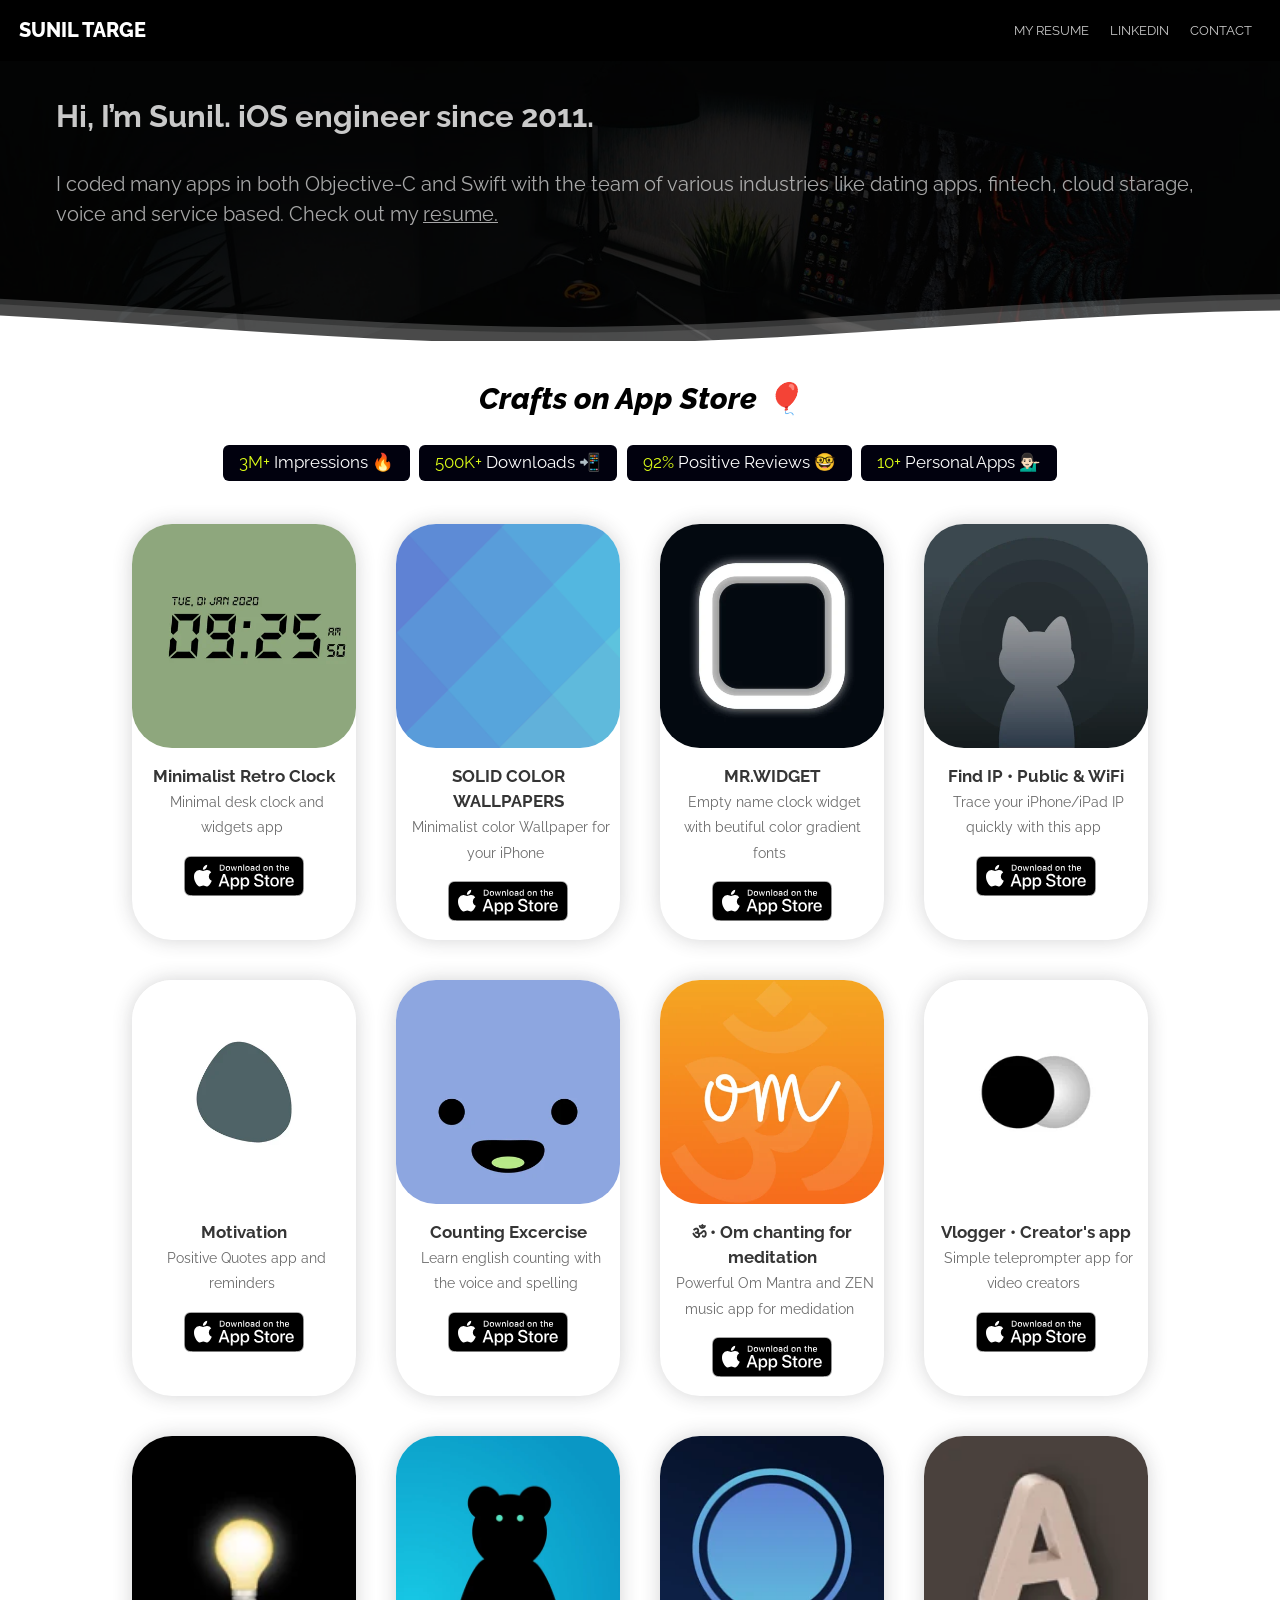
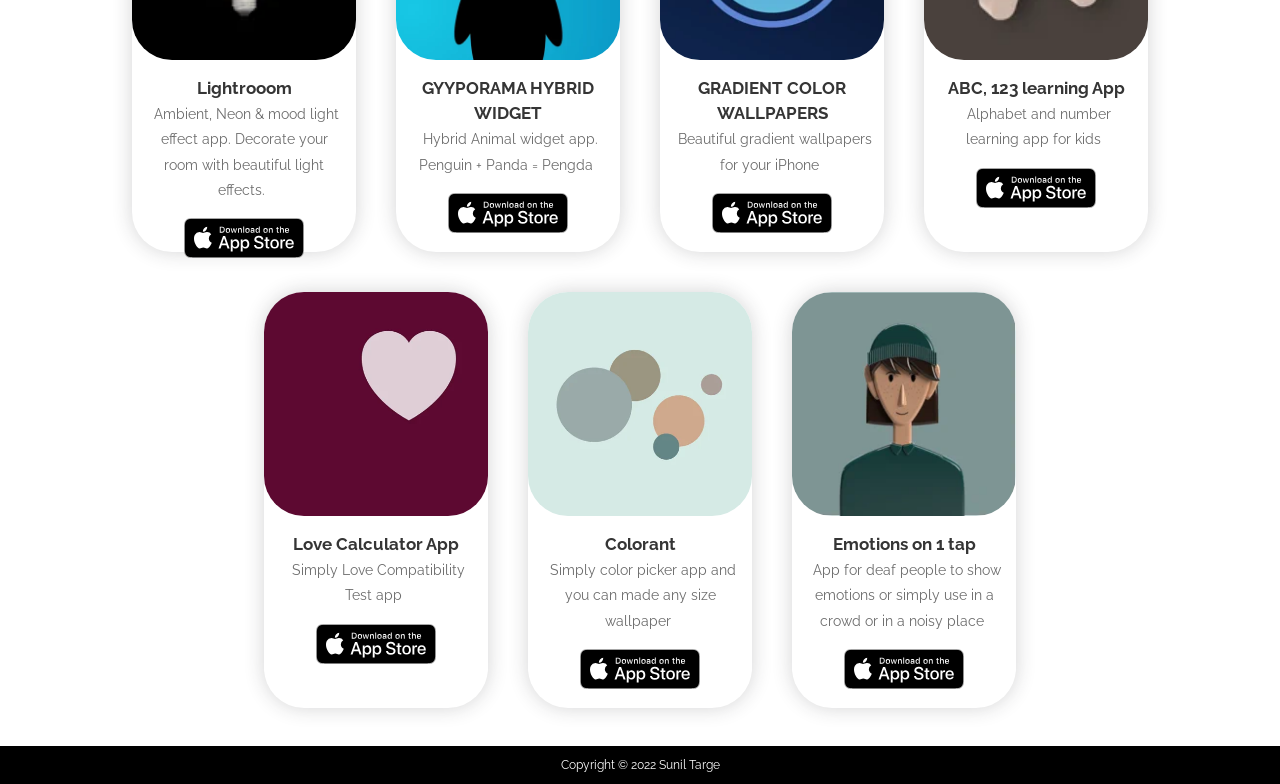
<file: index.html>
<!-- under-maintenance -->

<!DOCTYPE html>
<html lang="en">
  <head>
    <meta charset="UTF-8" />
    <meta http-equiv="X-UA-Compatible" content="IE=edge" />
    <meta name="viewport" content="width=device-width, initial-scale=1.0" />
    <title>Sunil Portfolio</title>
    <link rel="stylesheet" href="https://surajmurtadak.github.io/appsportfolio/css/home.css" />

    <!-- google font link -->

    <link
      href="https://fonts.googleapis.com/css?family=Open Sans|DM Sans"
      rel="stylesheet"
    />
    <link rel="preconnect" href="https://fonts.googleapis.com">
    <link rel="preconnect" href="https://fonts.gstatic.com" crossorigin>
    <link href="https://fonts.googleapis.com/css2?family=Raleway:ital,wght@0,100;0,400;0,700;0,800;1,800&display=swap" rel="stylesheet">

    <!--Boostrap CSS and JavaScript linking -->

    <link
      href="https://cdn.jsdelivr.net/npm/bootstrap@5.1.3/dist/css/bootstrap.min.css"
      rel="stylesheet"
      integrity="sha384-1BmE4kWBq78iYhFldvKuhfTAU6auU8tT94WrHftjDbrCEXSU1oBoqyl2QvZ6jIW3"
      crossorigin="anonymous"
    />
    <script
      src="https://cdn.jsdelivr.net/npm/bootstrap@5.1.3/dist/js/bootstrap.bundle.min.js"
      integrity="sha384-ka7Sk0Gln4gmtz2MlQnikT1wXgYsOg+OMhuP+IlRH9sENBO0LRn5q+8nbTov4+1p"
      crossorigin="anonymous"
    ></script>
  </head>

  <body>
    <!-- navigation bar -->

    <nav class="navbar navbar-expand-lg navbar-dark navbar-bg position-fixed">
      <div class="container-fluid">
        <div class="navbar-name">
         <label>SUNIL TARGE</label></div>

        <!-- navigaion toggle button  -->

        <button
          class="navbar-toggler collapsed"
          style="color: black; border-color: black;"
          type="button"
          data-bs-toggle="collapse"
          data-bs-target="#navbarNavAltMarkup"
          aria-controls="navbarNavAltMarkup"
          aria-expanded="false"
          aria-label="Toggle navigation"
        >
          <span class="toggler-icon top-bar"></span>
          <span class="toggler-icon bottom-bar"></span>
        </button>
        <div
          class="nav-text-align collapse navbar-collapse"
          id="navbarNavAltMarkup"
        >
          <!-- navbar list left side button -->
          
          <div class="nav-margin navbar-nav">
            <a class="nav-text-color" href="https://drive.google.com/file/d/1HCcsC_4SXO9B49kHp-PAMX3Lz867V7-E/view?usp=sharing" target="_blank" >MY RESUME</a>
            <a class="nav-text-color" href="https://www.linkedin.com/in/suniltarge" target="_blank">LINKEDIN</a>
            <a class="nav-text-color" href="mailto:suniltarge@gmail.com">CONTACT</a>
          </div>
        </div>
      </div>
    </nav>

    <!-- header section -->

    <section id="hero">
      <div class="header-section">
        <div class="header1">
          <div class="animated animatedFadeInUp fadeInUp" style="animation-delay: 0.3s;"> Hi, I’m Sunil. iOS engineer since 2011.</div>
        </div>
        <div class="header2">
          <div class="animated animatedFadeInUp fadeInUp" style="animation-delay: 0.6s;">
          I coded many apps in both Objective-C and Swift with the team of various
          industries like dating apps, fintech, cloud starage, voice and service
          based. Check out my <a href="https://drive.google.com/file/d/1HCcsC_4SXO9B49kHp-PAMX3Lz867V7-E/view?usp=sharing" target="_blank" style="color: rgba(204, 204, 204, 0.815); cursor: pointer;">resume.</a>
        </div>
        </div>
      </div>
      <svg class="hero-waves" xmlns="http://www.w3.org/2000/svg" viewBox="0 24 150 28 " preserveAspectRatio="none">
        <defs>
          <path id="wave-path" d="M-160 44c30 0 58-18 88-18s 58 18 88 18 58-18 88-18 58 18 88 18 v44h-352z">
        </defs>
        <g class="wave1">
          <use xlink:href="#wave-path" x="50" y="3" fill="rgba(255,255,255, .1)">
        </g>
        <g class="wave2">
          <use xlink:href="#wave-path" x="50" y="0" fill="rgba(255,255,255, .2)">
        </g>
        <g class="wave3">
          <use xlink:href="#wave-path" x="50" y="9" fill="#ffff">
        </g>
      </svg> 
    </section>

    <!-- prgress list -->

    <div>
      <h3 class="my-apps-font animated animatedFadeInUp fadeInUp" style="animation-delay: 0.7s;">Crafts on App Store 🎈</h3>
    </div>
    <div class="progress-list1 animated animatedFadeInUp fadeInUp" style="animation-delay: 0.8s;">
      <div class="progress-list-content1">
        <p class="para-color">3M+ <span>Impressions 🔥</span></p>
      </div>
      <div class="progress-list-content1">
        <p class="para-color">500K+ <span>Downloads 📲</span></p>
      </div>
      <div class="progress-list-content1">
        <p class="para-color">92% <span>Positive Reviews 🤓</span></p>
      </div>
      <div class="progress-list-content1">
        <p class="para-color">10+ <span>Personal Apps 💁🏻‍♂️</span></p>
      </div>
    </div>

    <!-- app list  -->

    <div class="all-app-content animated animatedFadeInUp fadeInUp" style="animation-delay: 1s;">

      <div class="app-content">
        <div class="inner-app">
          <img
            src="https://surajmurtadak.github.io/appsportfolio/icons/MINIMALIST.webp"
            alt="app icon"
            class="app-logo-img"
          />
          <div class="app-text-content">
            <p>
              Minimalist Retro Clock <br>
              <span>Minimal desk clock and widgets app</span>
            </p>
            <div class="app-store-button">
              <a
                href="https://apps.apple.com/us/app/minimalist-retro-clock/id1491920613" target="_blank"
                ><img
                  src="https://surajmurtadak.github.io/appsportfolio/icons/Download_on_the_App_Store_Badge_US-UK_RGB_blk_092917.svg"
              /></a>
            </div>
          </div>
        </div>
      </div>

      <div class="app-content">
        <div class="inner-app">
          <img
            src="https://surajmurtadak.github.io/appsportfolio/icons/AppIcon-1024px.png"
            alt="app icon"
            class="app-logo-img"
          />
          <div class="app-text-content">
            <p>
              SOLID COLOR WALLPAPERS <br>
              <span>Minimalist color Wallpaper for your iPhone</span>
            </p>
            <div class="app-store-button">
              <a
                href="https://apps.apple.com/us/app/solid-color-wallpapers/id1530725189" target="_blank"
                ><img
                  src="https://surajmurtadak.github.io/appsportfolio/icons/Download_on_the_App_Store_Badge_US-UK_RGB_blk_092917.svg"
              /></a>
            </div>
          </div>
        </div>
      </div>

      <div class="app-content">
        <div class="inner-app">
          <img
            src="https://surajmurtadak.github.io/appsportfolio/icons/MR.WIDGET.webp"
            alt="app icon"
            class="app-logo-img"
          />
          <div class="app-text-content">
            <p>
              MR.WIDGET <br>
              <span>Empty name clock widget with beutiful color gradient fonts</span>
            </p>
            <div class="app-store-button">
              <a
                href="https://apps.apple.com/us/app/mr-widget-empty-name-widget/id1535377698" target="_blank"
                ><img
                  src="https://surajmurtadak.github.io/appsportfolio/icons/Download_on_the_App_Store_Badge_US-UK_RGB_blk_092917.svg"
              /></a>
            </div>
          </div>
        </div>
      </div>
       
      <div class="app-content">
        <div class="inner-app">
          <img
            src="https://surajmurtadak.github.io/appsportfolio/icons/find IP.webp"
            alt="app icon"
            class="app-logo-img"
          />
          <div class="app-text-content">
            <p>
              Find IP • Public & WiFi</br>
              <span>Trace your iPhone/iPad IP quickly with this app</span>
            </p>
            <div class="app-store-button">
              <a
                href="https://apps.apple.com/us/app/find-ip-public-wifi/id1468108412" target="_blank"
                ><img
                  src="https://surajmurtadak.github.io/appsportfolio/icons/Download_on_the_App_Store_Badge_US-UK_RGB_blk_092917.svg"
              /></a>
            </div>
          </div>
        </div>
      </div>
      
      <div class="app-content">
        <div class="inner-app">
          <img
            src="https://surajmurtadak.github.io/appsportfolio/icons/MOTIVATION.webp"
            alt="app icon"
            class="app-logo-img"
          />
          <div class="app-text-content">
            <p>
              Motivation <br>
              <span>Positive Quotes app and reminders</span>
            </p>
            <div class="app-store-button">
              <a
                href="https://apps.apple.com/us/app/motivation-quotes-and-saying/id1494152184" target="_blank"
                ><img
                  src="https://surajmurtadak.github.io/appsportfolio/icons/Download_on_the_App_Store_Badge_US-UK_RGB_blk_092917.svg"
              /></a>
            </div>
          </div>
        </div>
      </div>
       
      <div class="app-content">
        <div class="inner-app">
          <img
            src="https://surajmurtadak.github.io/appsportfolio/icons/exercise.webp"
            alt="app icon"
            class="app-logo-img"
          />
          <div class="app-text-content">
            <p>
              Counting Excercise </br>
              <span>Learn english counting with the voice and spelling</span>
            </p>
            <div class="app-store-button">
              <a
                href="https://apps.apple.com/us/app/counting-exercise/id1475787289" target="_blank"
                ><img
                  src="https://surajmurtadak.github.io/appsportfolio/icons/Download_on_the_App_Store_Badge_US-UK_RGB_blk_092917.svg"
              /></a>
            </div>
          </div>
        </div>
      </div>
       
      <div class="app-content">
        <div class="inner-app">
          <img
            src="https://surajmurtadak.github.io/appsportfolio/icons/OM.webp"
            alt="app icon"
            class="app-logo-img"
          />
          <div class="app-text-content">
            <p>
              ॐ • Om chanting for meditation</br>
              <span>Powerful Om Mantra and ZEN music app for medidation</span>
            </p>
            <div class="app-store-button">
              <a
                href="https://apps.apple.com/us/app/%E0%A5%90-om-chanting-for-meditation/id1478518232" target="_blank"
                ><img
                  src="https://surajmurtadak.github.io/appsportfolio/icons/Download_on_the_App_Store_Badge_US-UK_RGB_blk_092917.svg"
              /></a>
            </div>
          </div>
        </div>
      </div>
             
      <div class="app-content">
        <div class="inner-app">
          <img
            src="https://surajmurtadak.github.io/appsportfolio/icons/vlogger.webp"
            alt="app icon"
            class="app-logo-img"
          />
          <div class="app-text-content">
            <p>
              Vlogger • Creator's app <br>
              <span>Simple teleprompter app for video creators</span>
            </p>
            <div class="app-store-button">
              <a
                href="https://apps.apple.com/us/app/vlogger-creators-app/id1460573923" target="_blank"
                ><img
                  src="https://surajmurtadak.github.io/appsportfolio/icons/Download_on_the_App_Store_Badge_US-UK_RGB_blk_092917.svg"
              /></a>
            </div>
          </div>
        </div>
      </div>
             
      <div class="app-content">
        <div class="inner-app">
          <img
            src="https://surajmurtadak.github.io/appsportfolio/icons/lightroom.webp"
            alt="app icon"
            class="app-logo-img"
          />
          <div class="app-text-content">
            <p>
              Lightrooom <br>
              <span>Ambient, Neon & mood light effect app. Decorate your room with beautiful light effects.</span>
            </p>
            <div class="app-store-button">
              <a
                href="https://apps.apple.com/us/app/lightroooom/id1577072172" target="_blank"
                ><img
                  src="https://surajmurtadak.github.io/appsportfolio/icons/Download_on_the_App_Store_Badge_US-UK_RGB_blk_092917.svg"
              /></a>
            </div>
          </div>
        </div>
      </div>

      <div class="app-content">
        <div class="inner-app">
          <img
            src="https://surajmurtadak.github.io/appsportfolio/icons/GYYPOMA.webp"
            alt="app icon"
            class="app-logo-img"
          />
          <div class="app-text-content">
            <p>
              GYYPORAMA HYBRID WIDGET <br>
              <span>Hybrid Animal widget app. Penguin + Panda = Pengda</span>
            </p>
            <div class="app-store-button">
              <a
                href="https://apps.apple.com/us/app/gyyporama-hybrid-widget/id1554113993" target="_blank"
                ><img
                  src="https://surajmurtadak.github.io/appsportfolio/icons/Download_on_the_App_Store_Badge_US-UK_RGB_blk_092917.svg"
              /></a>
            </div>
          </div>
        </div>
      </div>
      
      <div class="app-content">
        <div class="inner-app">
          <img
            src="https://surajmurtadak.github.io/appsportfolio/icons/230x0w.webp"
            alt="app icon"
            class="app-logo-img"
          />
          <div class="app-text-content">
            <p>
              GRADIENT COLOR WALLPAPERS<br>
              <span>
                Beautiful gradient wallpapers for your iPhone
              </span>
            </p>
            <div class="app-store-button">
              <a
                href="https://apps.apple.com/us/app/gradient-color-wallpapers/id1538598272" target="_blank"
                ><img
                  src="https://surajmurtadak.github.io/appsportfolio/icons/Download_on_the_App_Store_Badge_US-UK_RGB_blk_092917.svg"
              /></a>
            </div>
          </div>
        </div>
      </div>
 
      <div class="app-content">
        <div class="inner-app">
          <img
            src="https://surajmurtadak.github.io/appsportfolio/icons/abcd.webp"
            alt="app icon"
            class="app-logo-img"
          />
          <div class="app-text-content">
            <p>
              ABC, 123 learning App</br>
              <span>Alphabet and number learning app for kids</span>
            </p>
            <div class="app-store-button">
              <a
                href="https://apps.apple.com/us/app/alphabet-number-learning-app/id1583006057" target="_blank"
                ><img
                  src="https://surajmurtadak.github.io/appsportfolio/icons/Download_on_the_App_Store_Badge_US-UK_RGB_blk_092917.svg"
              /></a>
            </div>
          </div>
        </div>
      </div>
       
      <div class="app-content">
        <div class="inner-app">
          <img
            src="https://surajmurtadak.github.io/appsportfolio/icons/love calc.webp"
            alt="app icon"
            class="app-logo-img"
          />
          <div class="app-text-content">
            <p>
              Love Calculator App</br>
              <span>Simply Love Compatibility Test app</span>
            </p>
            <div class="app-store-button">
              <a
                href="https://apps.apple.com/us/app/love-calculator-app/id1474528945" target="_blank"
                ><img
                  src="https://surajmurtadak.github.io/appsportfolio/icons/Download_on_the_App_Store_Badge_US-UK_RGB_blk_092917.svg"
              /></a>
            </div>
          </div>
        </div>
      </div>

      <div class="app-content">
        <div class="inner-app">
          <img
            src="https://surajmurtadak.github.io/appsportfolio/icons/COLOR WALLPAPER.webp"
            alt="app icon"
            class="app-logo-img"
          />
          <div class="app-text-content">
            <p>
              Colorant <br>
              <span>Simply color picker app and you can made any size wallpaper</span>
            </p>
            <div class="app-store-button">
              <a
                href="https://apps.apple.com/us/app/color-wallpapers-by-colorant/id1556900001" target="_blank"
                ><img
                  src="https://surajmurtadak.github.io/appsportfolio/icons/Download_on_the_App_Store_Badge_US-UK_RGB_blk_092917.svg"
              /></a>
            </div>
          </div>
        </div>
      </div>
            
      <div class="app-content">
        <div class="inner-app">
          <img
            src="https://surajmurtadak.github.io/appsportfolio/icons/smallTalk.webp"
            alt="app icon"
            class="app-logo-img"
          />
          <div class="app-text-content">
            <p>
              Emotions on 1 tap <br>
              <span>App for deaf people to show emotions or simply use in a crowd or in a noisy place</span>
            </p>
            <div class="app-store-button">
              <a
                href="https://apps.apple.com/us/app/small-talk-emotions-on-1-tap/id1592827449" target="_blank"
                ><img
                  src="https://surajmurtadak.github.io/appsportfolio/icons/Download_on_the_App_Store_Badge_US-UK_RGB_blk_092917.svg"
              /></a>
            </div>
          </div>
        </div>
      </div>
 
    </div>

          <!-- footer section  -->
          <div class="footer-copyright">
            <label>Copyright © 2022 Sunil Targe</label>
          </div>
  </body>
</html>
</file>
